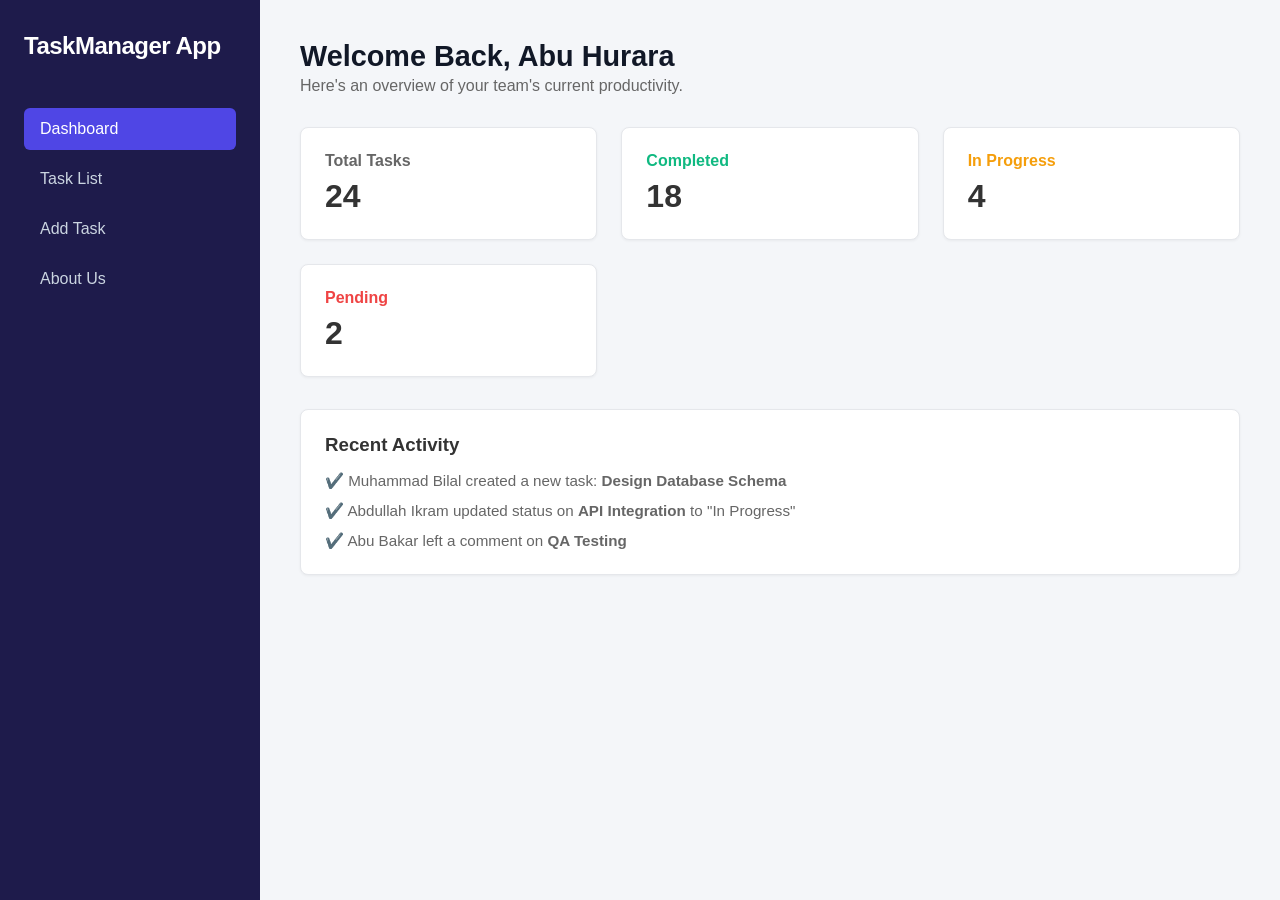
<file: index.html>
<!DOCTYPE html>
<html lang="en">
<head>
    <meta charset="UTF-8">
    <meta name="viewport" content="width=device-width, initial-scale=1.0">
    <title>Dashboard - TaskManager</title>
    <link rel="stylesheet" href="style.css">
</head>
<body>

    <nav>
        <h1>TaskManager App</h1>
        <ul>
            <li><a href="index.html" class="active">Dashboard</a></li>
            <li><a href="task-list.html">Task List</a></li>
            <li><a href="add-task.html">Add Task</a></li>
            <li><a href="about.html">About Us</a></li>
        </ul>
    </nav>

    <main>
        <header>
            <h2>Welcome Back, Abu Hurara</h2>
            <p>Here's an overview of your team's current productivity.</p>
        </header>

        <section class="stats-grid">
            <div class="card">
                <h4 style="color: var(--text-muted)">Total Tasks</h4>
                <p style="font-size: 2rem; font-weight: bold; margin-top: 0.5rem;">24</p>
            </div>
            <div class="card">
                <h4 style="color: var(--success)">Completed</h4>
                <p style="font-size: 2rem; font-weight: bold; margin-top: 0.5rem;">18</p>
            </div>
            <div class="card">
                <h4 style="color: var(--warning)">In Progress</h4>
                <p style="font-size: 2rem; font-weight: bold; margin-top: 0.5rem;">4</p>
            </div>
            <div class="card">
                <h4 style="color: var(--danger)">Pending</h4>
                <p style="font-size: 2rem; font-weight: bold; margin-top: 0.5rem;">2</p>
            </div>
        </section>

        <section class="card">
            <h3 style="margin-bottom: 1rem;">Recent Activity</h3>
            <p style="color: var(--text-muted); font-size: 0.95rem; margin-bottom: 0.75rem;">✔️ Muhammad Bilal created a new task: <strong>Design Database Schema</strong></p>
            <p style="color: var(--text-muted); font-size: 0.95rem; margin-bottom: 0.75rem;">✔️ Abdullah Ikram updated status on <strong>API Integration</strong> to "In Progress"</p>
            <p style="color: var(--text-muted); font-size: 0.95rem;">✔️ Abu Bakar left a comment on <strong>QA Testing</strong></p>
        </section>
    </main>

</body>
</html>
</file>
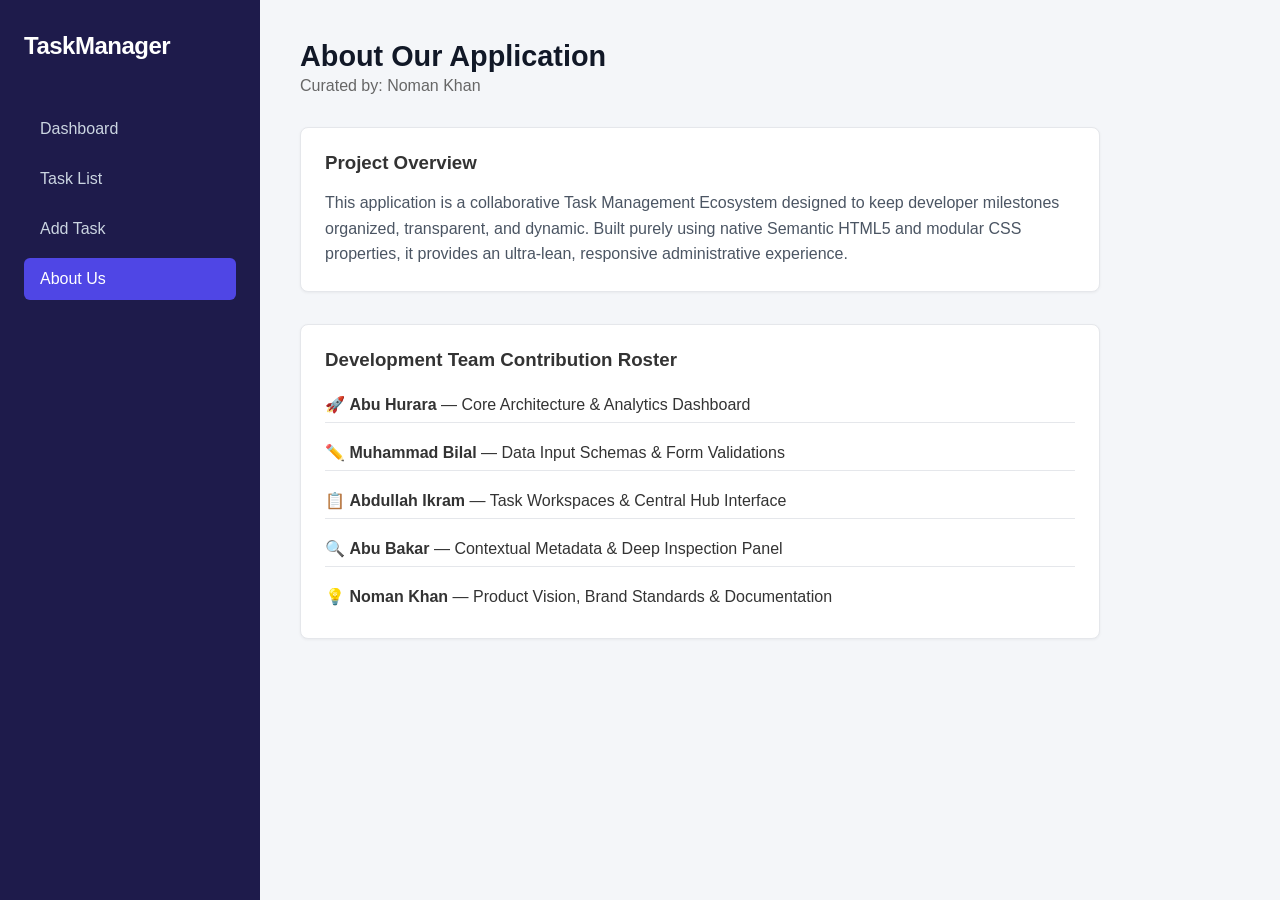
<file: about.html>
<!DOCTYPE html>
<html lang="en">
<head>
    <meta charset="UTF-8">
    <meta name="viewport" content="width=device-width, initial-scale=1.0">
    <title>About Us - TaskManager</title>
    <link rel="stylesheet" href="style.css">
</head>
<body>

    <nav>
        <h1>TaskManager</h1>
        <ul>
            <li><a href="index.html">Dashboard</a></li>
            <li><a href="task-list.html">Task List</a></li>
            <li><a href="add-task.html">Add Task</a></li>
            <li><a href="about.html" class="active">About Us</a></li>
        </ul>
    </nav>

    <main>
        <header>
            <h2>About Our Application</h2>
            <p>Curated by: Noman Khan</p>
        </header>

        <section class="card" style="max-width: 800px; margin-bottom: 2rem;">
            <h3>Project Overview</h3>
            <p style="margin-top: 1rem; line-height: 1.6; color: #4b5563;">
                This application is a collaborative Task Management Ecosystem designed to keep developer milestones organized, transparent, and dynamic. Built purely using native Semantic HTML5 and modular CSS properties, it provides an ultra-lean, responsive administrative experience.
            </p>
        </section>

        <section class="card" style="max-width: 800px;">
            <h3 style="margin-bottom: 1rem;">Development Team Contribution Roster</h3>
            <ul style="list-style-type: none; display: flex; flex-direction: column; gap: 0.75rem;">
                <li style="padding: 0.5rem 0; border-bottom: 1px solid var(--border);">🚀 <strong>Abu Hurara</strong> — Core Architecture & Analytics Dashboard</li>
                <li style="padding: 0.5rem 0; border-bottom: 1px solid var(--border);">✏️ <strong>Muhammad Bilal</strong> — Data Input Schemas & Form Validations</li>
                <li style="padding: 0.5rem 0; border-bottom: 1px solid var(--border);">📋 <strong>Abdullah Ikram</strong> — Task Workspaces & Central Hub Interface</li>
                <li style="padding: 0.5rem 0; border-bottom: 1px solid var(--border);">🔍 <strong>Abu Bakar</strong> — Contextual Metadata & Deep Inspection Panel</li>
                <li style="padding: 0.5rem 0;">💡 <strong>Noman Khan</strong> — Product Vision, Brand Standards & Documentation</li>
            </ul>
        </section>
    </main>

</body>
</html>
</file>
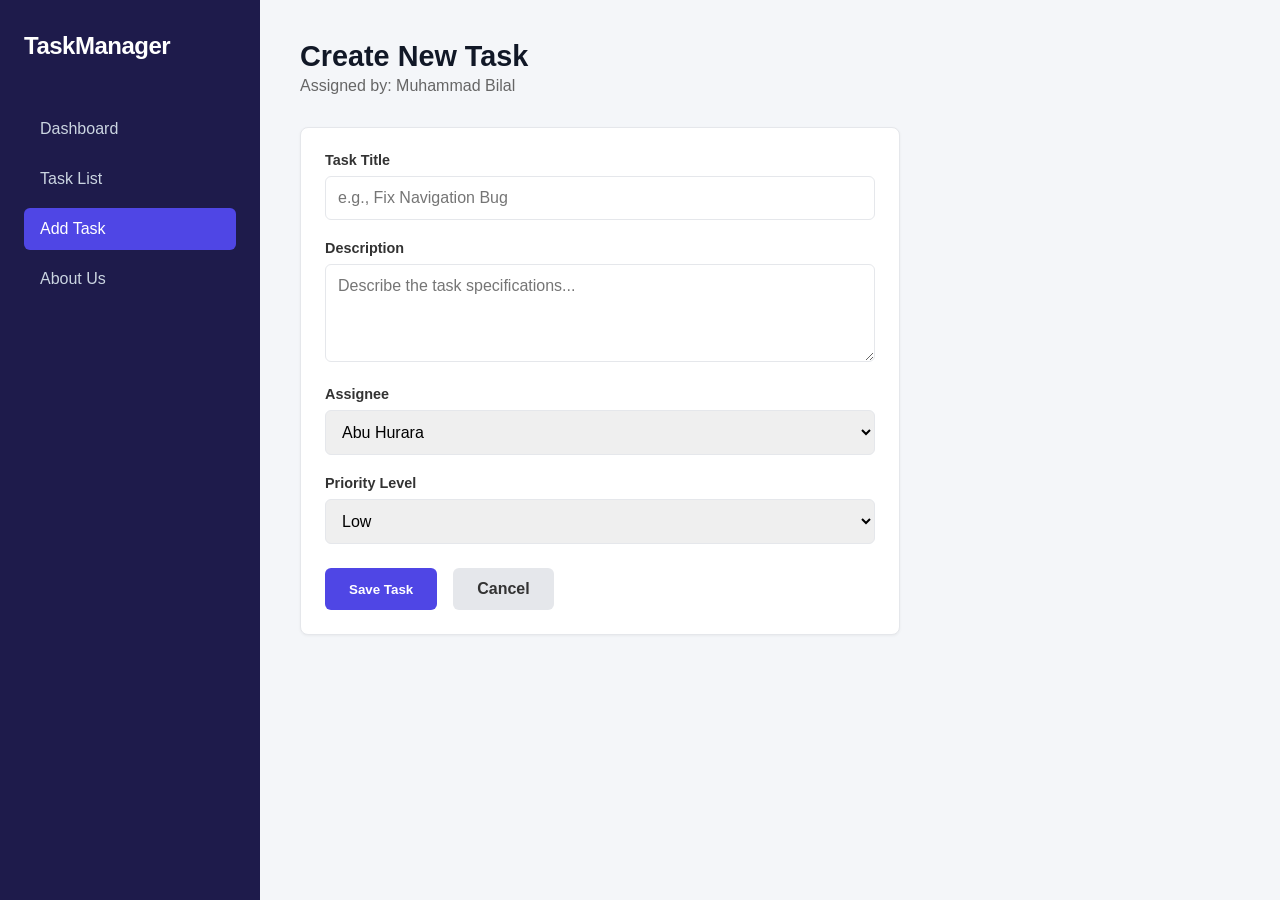
<file: add-task.html>
<!DOCTYPE html>
<html lang="en">
<head>
    <meta charset="UTF-8">
    <meta name="viewport" content="width=device-width, initial-scale=1.0">
    <title>Add Task - TaskManager</title>
    <link rel="stylesheet" href="style.css">
</head>
<body>

    <nav>
        <h1>TaskManager</h1>
        <ul>
            <li><a href="index.html">Dashboard</a></li>
            <li><a href="task-list.html">Task List</a></li>
            <li><a href="add-task.html" class="active">Add Task</a></li>
            <li><a href="about.html">About Us</a></li>
        </ul>
    </nav>

    <main>
        <header>
            <h2>Create New Task</h2>
            <p>Assigned by: Muhammad Bilal</p>
        </header>

        <div class="card" style="max-width: 600px;">
            <form action="task-list.html" method="GET">
                <div class="form-group">
                    <label for="taskTitle">Task Title</label>
                    <input type="text" id="taskTitle" class="form-control" placeholder="e.g., Fix Navigation Bug" required>
                </div>

                <div class="form-group">
                    <label for="taskDesc">Description</label>
                    <textarea id="taskDesc" class="form-control" rows="4" placeholder="Describe the task specifications..."></textarea>
                </div>

                <div class="form-group">
                    <label for="assignee">Assignee</label>
                    <select id="assignee" class="form-control">
                        <option>Abu Hurara</option>
                        <option>Muhammad Bilal</option>
                        <option>Abdullah Ikram</option>
                        <option>Abu Bakar</option>
                        <option>Noman Khan</option>
                    </select>
                </div>

                <div class="form-group">
                    <label for="priority">Priority Level</label>
                    <select id="priority" class="form-control">
                        <option value="low">Low</option>
                        <option value="medium">Medium</option>
                        <option value="high">High</option>
                    </select>
                </div>

                <div style="display: flex; gap: 1rem; margin-top: 1.5rem;">
                    <button type="submit" class="btn btn-primary">Save Task</button>
                    <a href="task-list.html" class="btn btn-secondary">Cancel</a>
                </div>
            </form>
        </div>
    </main>

</body>
</html>
</file>
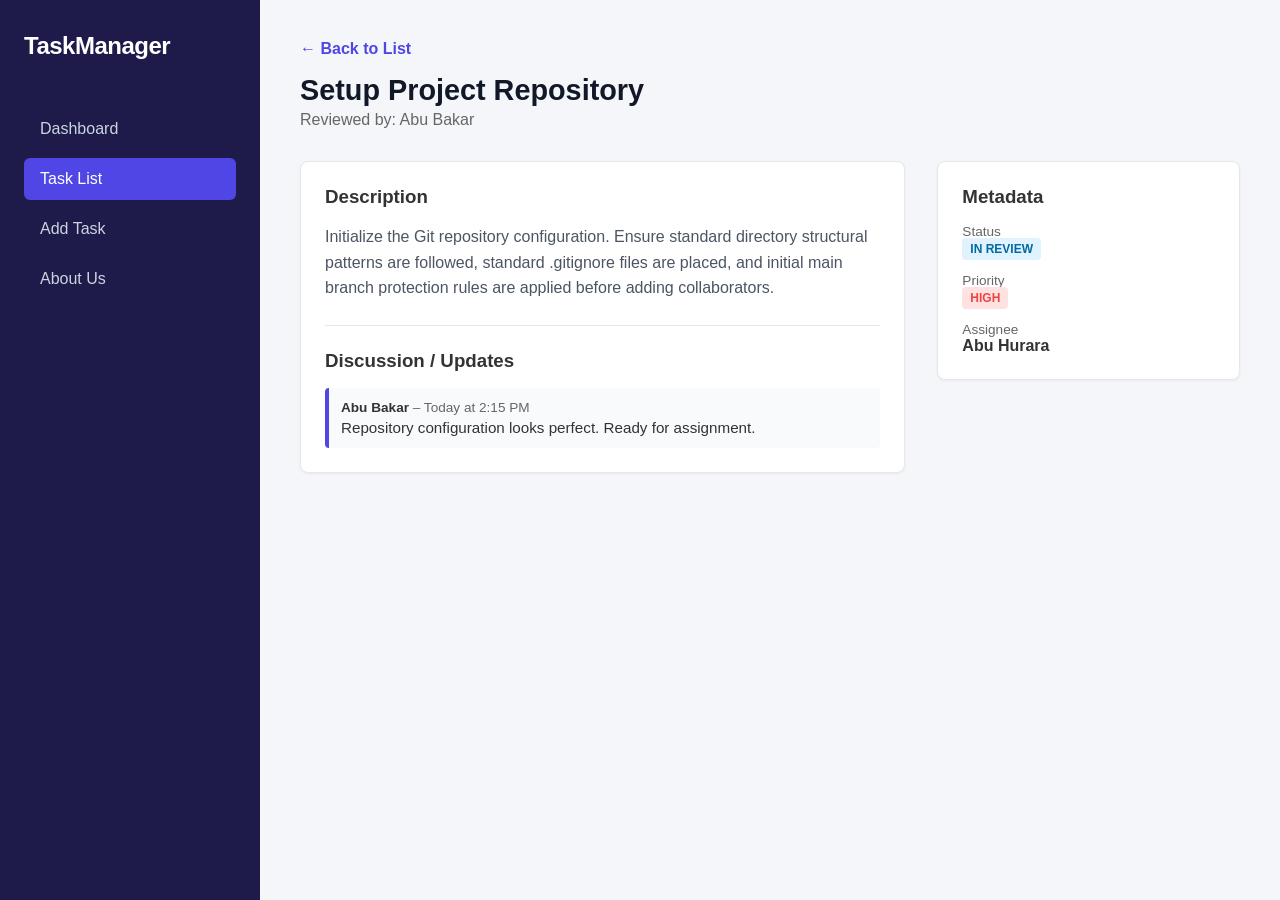
<file: task-detail.html>
<!DOCTYPE html>
<html lang="en">
<head>
    <meta charset="UTF-8">
    <meta name="viewport" content="width=device-width, initial-scale=1.0">
    <title>Task Details - TaskManager</title>
    <link rel="stylesheet" href="style.css">
</head>
<body>

    <nav>
        <h1>TaskManager</h1>
        <ul>
            <li><a href="index.html">Dashboard</a></li>
            <li><a href="task-list.html" class="active">Task List</a></li>
            <li><a href="add-task.html">Add Task</a></li>
            <li><a href="about.html">About Us</a></li>
        </ul>
    </nav>

    <main>
        <header>
            <a href="task-list.html" style="text-decoration: none; color: var(--primary); font-weight: 600;">← Back to List</a>
            <h2 style="margin-top: 1rem;">Setup Project Repository</h2>
            <p>Reviewed by: Abu Bakar</p>
        </header>

        <div style="display: grid; grid-template-columns: 2fr 1fr; gap: 2rem; align-items: start;">
            <div class="card">
                <h3>Description</h3>
                <p style="margin-top: 1rem; line-height: 1.6; color: #4b5563;">
                    Initialize the Git repository configuration. Ensure standard directory structural patterns are followed, standard .gitignore files are placed, and initial main branch protection rules are applied before adding collaborators.
                </p>
                <hr style="margin: 1.5rem 0; border: 0; border-top: 1px solid var(--border);">
                <h3>Discussion / Updates</h3>
                <div style="margin-top: 1rem; padding: 0.75rem; background: #f8fafc; border-left: 4px solid var(--primary); border-radius: 0.25rem;">
                    <p style="font-size: 0.85rem; font-weight: bold;">Abu Bakar <span style="font-weight: normal; color: var(--text-muted);">– Today at 2:15 PM</span></p>
                    <p style="font-size: 0.95rem; margin-top: 0.25rem;">Repository configuration looks perfect. Ready for assignment.</p>
                </div>
            </div>

            <div class="card">
                <h3>Metadata</h3>
                <div style="margin-top: 1rem; display: flex; flex-direction: column; gap: 1rem;">
                    <div>
                        <span style="font-size: 0.85rem; color: var(--text-muted); display:block;">Status</span>
                        <span class="badge badge-low" style="background: #e0f2fe; color: #0369a1;">In Review</span>
                    </div>
                    <div>
                        <span style="font-size: 0.85rem; color: var(--text-muted); display:block;">Priority</span>
                        <span class="badge badge-high">High</span>
                    </div>
                    <div>
                        <span style="font-size: 0.85rem; color: var(--text-muted); display:block;">Assignee</span>
                        <strong>Abu Hurara</strong>
                    </div>
                </div>
            </div>
        </div>
    </main>

</body>
</html>
</file>
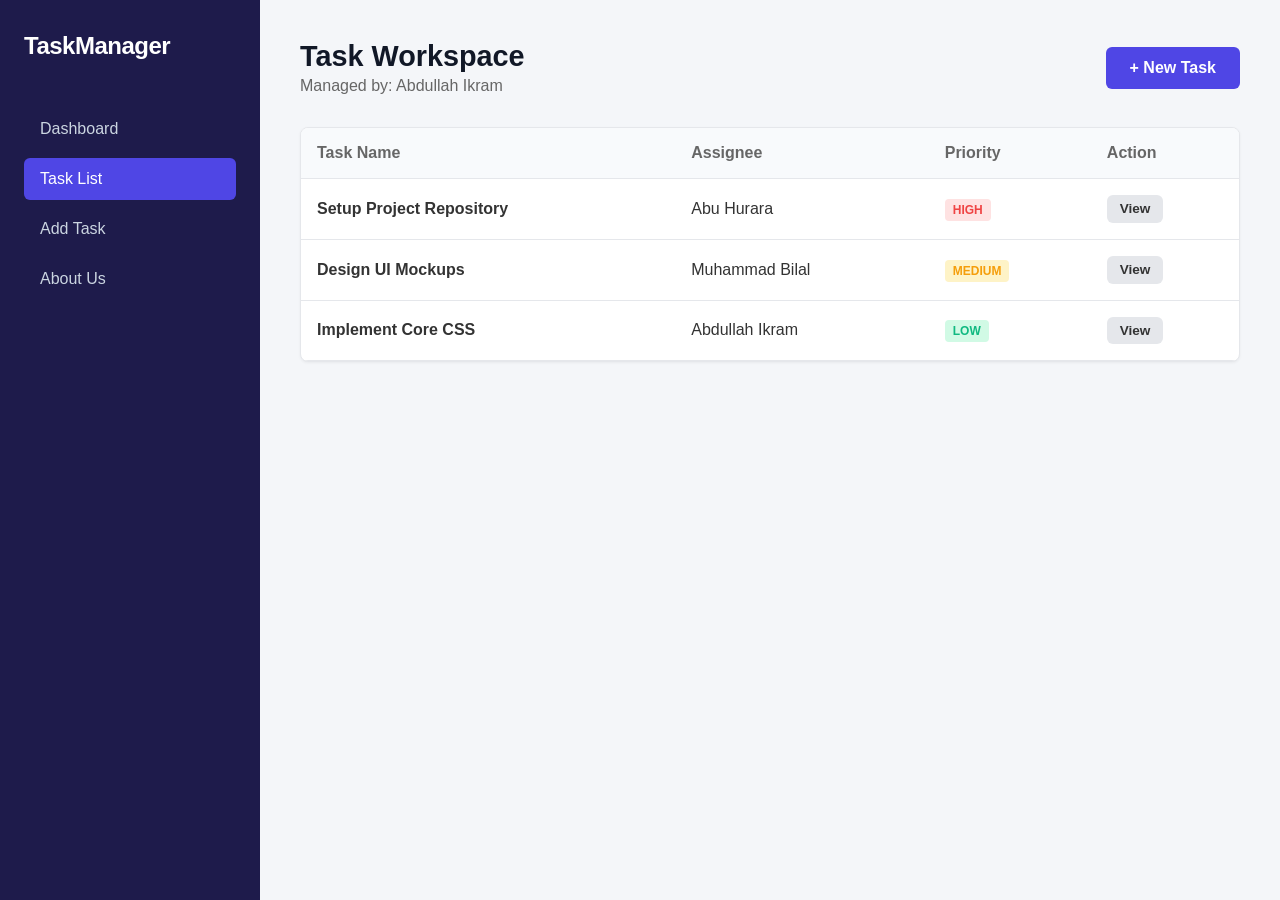
<file: task-list.html>
<!DOCTYPE html>
<html lang="en">
<head>
    <meta charset="UTF-8">
    <meta name="viewport" content="width=device-width, initial-scale=1.0">
    <title>Task List - TaskManager</title>
    <link rel="stylesheet" href="style.css">
</head>
<body>

    <nav>
        <h1>TaskManager</h1>
        <ul>
            <li><a href="index.html">Dashboard</a></li>
            <li><a href="task-list.html" class="active">Task List</a></li>
            <li><a href="add-task.html">Add Task</a></li>
            <li><a href="about.html">About Us</a></li>
        </ul>
    </nav>

    <main>
        <header style="display: flex; justify-content: space-between; align-items: center;">
            <div>
                <h2>Task Workspace</h2>
                <p>Managed by: Abdullah Ikram</p>
            </div>
            <a href="add-task.html" class="btn btn-primary">+ New Task</a>
        </header>

        <div class="card" style="padding: 0; overflow: hidden;">
            <table class="task-table">
                <thead>
                    <tr>
                        <th>Task Name</th>
                        <th>Assignee</th>
                        <th>Priority</th>
                        <th>Action</th>
                    </tr>
                </thead>
                <tbody>
                    <tr>
                        <td><strong>Setup Project Repository</strong></td>
                        <td>Abu Hurara</td>
                        <td><span class="badge badge-high">High</span></td>
                        <td><a href="task-detail.html" class="btn btn-secondary" style="padding: 0.4rem 0.8rem; font-size: 0.85rem;">View</a></td>
                    </tr>
                    <tr>
                        <td><strong>Design UI Mockups</strong></td>
                        <td>Muhammad Bilal</td>
                        <td><span class="badge badge-medium">Medium</span></td>
                        <td><a href="task-detail.html" class="btn btn-secondary" style="padding: 0.4rem 0.8rem; font-size: 0.85rem;">View</a></td>
                    </tr>
                    <tr>
                        <td><strong>Implement Core CSS</strong></td>
                        <td>Abdullah Ikram</td>
                        <td><span class="badge badge-low">Low</span></td>
                        <td><a href="task-detail.html" class="btn btn-secondary" style="padding: 0.4rem 0.8rem; font-size: 0.85rem;">View</a></td>
                    </tr>
                </tbody>
            </table>
        </div>
    </main>

</body>
</html>
</file>
<file: style.css>
:root {
    --bg-color: #f4f6f9;
    --card-bg: #ffffff;
    --text-main: #333333;
    --text-muted: #666666;
    --primary: #4f46e5;
    --primary-hover: #4338ca;
    --success: #10b981;
    --warning: #f59e0b;
    --danger: #ef4444;
    --border: #e5e7eb;
}

* {
    margin: 0;
    padding: 0;
    box-sizing: border-box;
    font-family: 'Segoe UI', Tahoma, Geneva, Verdana, sans-serif;
}

body {
    background-color: var(--bg-color);
    color: var(--text-main);
    display: flex;
    min-height: 100vh;
}

/* Sidebar Navigation */
nav {
    width: 260px;
    background-color: #1e1b4b;
    color: #ffffff;
    padding: 2rem 1.5rem;
    display: flex;
    flex-direction: column;
    gap: 2rem;
}

nav h1 {
    font-size: 1.5rem;
    font-weight: 700;
    letter-spacing: -0.5px;
    margin-bottom: 1rem;
}

nav ul {
    list-style: none;
    display: flex;
    flex-direction: column;
    gap: 0.5rem;
}

nav a {
    color: #cbd5e1;
    text-decoration: none;
    padding: 0.75rem 1rem;
    border-radius: 0.375rem;
    display: block;
    transition: all 0.2s;
}

nav a:hover, nav a.active {
    background-color: var(--primary);
    color: #ffffff;
}

/* Main Content Area */
main {
    flex: 1;
    padding: 2.5rem;
    overflow-y: auto;
}

header {
    margin-bottom: 2rem;
}

header h2 {
    font-size: 1.8rem;
    color: #111827;
}

header p {
    color: var(--text-muted);
    margin-top: 0.25rem;
}

/* UI Cards */
.card {
    background: var(--card-bg);
    border: 1px solid var(--border);
    border-radius: 0.5rem;
    padding: 1.5rem;
    box-shadow: 0 1px 3px rgba(0,0,0,0.05);
}

/* Grid Layouts */
.stats-grid {
    display: grid;
    grid-template-columns: repeat(auto-fit, minmax(220px, 1fr));
    gap: 1.5rem;
    margin-bottom: 2rem;
}

/* Forms */
.form-group {
    margin-bottom: 1.25rem;
}

.form-group label {
    display: block;
    font-weight: 600;
    margin-bottom: 0.5rem;
    font-size: 0.9rem;
}

.form-control {
    width: 100%;
    padding: 0.75rem;
    border: 1px solid var(--border);
    border-radius: 0.375rem;
    font-size: 1rem;
    outline: none;
}

.form-control:focus {
    border-color: var(--primary);
    box-shadow: 0 0 0 3px rgba(79, 70, 229, 0.1);
}

/* Buttons */
.btn {
    display: inline-block;
    padding: 0.75rem 1.5rem;
    border-radius: 0.375rem;
    font-weight: 600;
    text-decoration: none;
    cursor: pointer;
    border: none;
    transition: background 0.2s;
}

.btn-primary { background: var(--primary); color: white; }
.btn-primary:hover { background: var(--primary-hover); }
.btn-secondary { background: var(--border); color: var(--text-main); }
.btn-secondary:hover { background: #d1d5db; }

/* Tables & Lists */
.task-table {
    width: 100%;
    border-collapse: collapse;
    text-align: left;
}

.task-table th, .task-table td {
    padding: 1rem;
    border-bottom: 1px solid var(--border);
}

.task-table th {
    background-color: #f8fafc;
    color: var(--text-muted);
    font-weight: 600;
}

/* Badges */
.badge {
    padding: 0.25rem 0.5rem;
    border-radius: 0.25rem;
    font-size: 0.75rem;
    font-weight: 700;
    text-transform: uppercase;
}
.badge-high { background: #fee2e2; color: var(--danger); }
.badge-medium { background: #fef3c7; color: var(--warning); }
.badge-low { background: #d1fae5; color: var(--success); }
</file>
